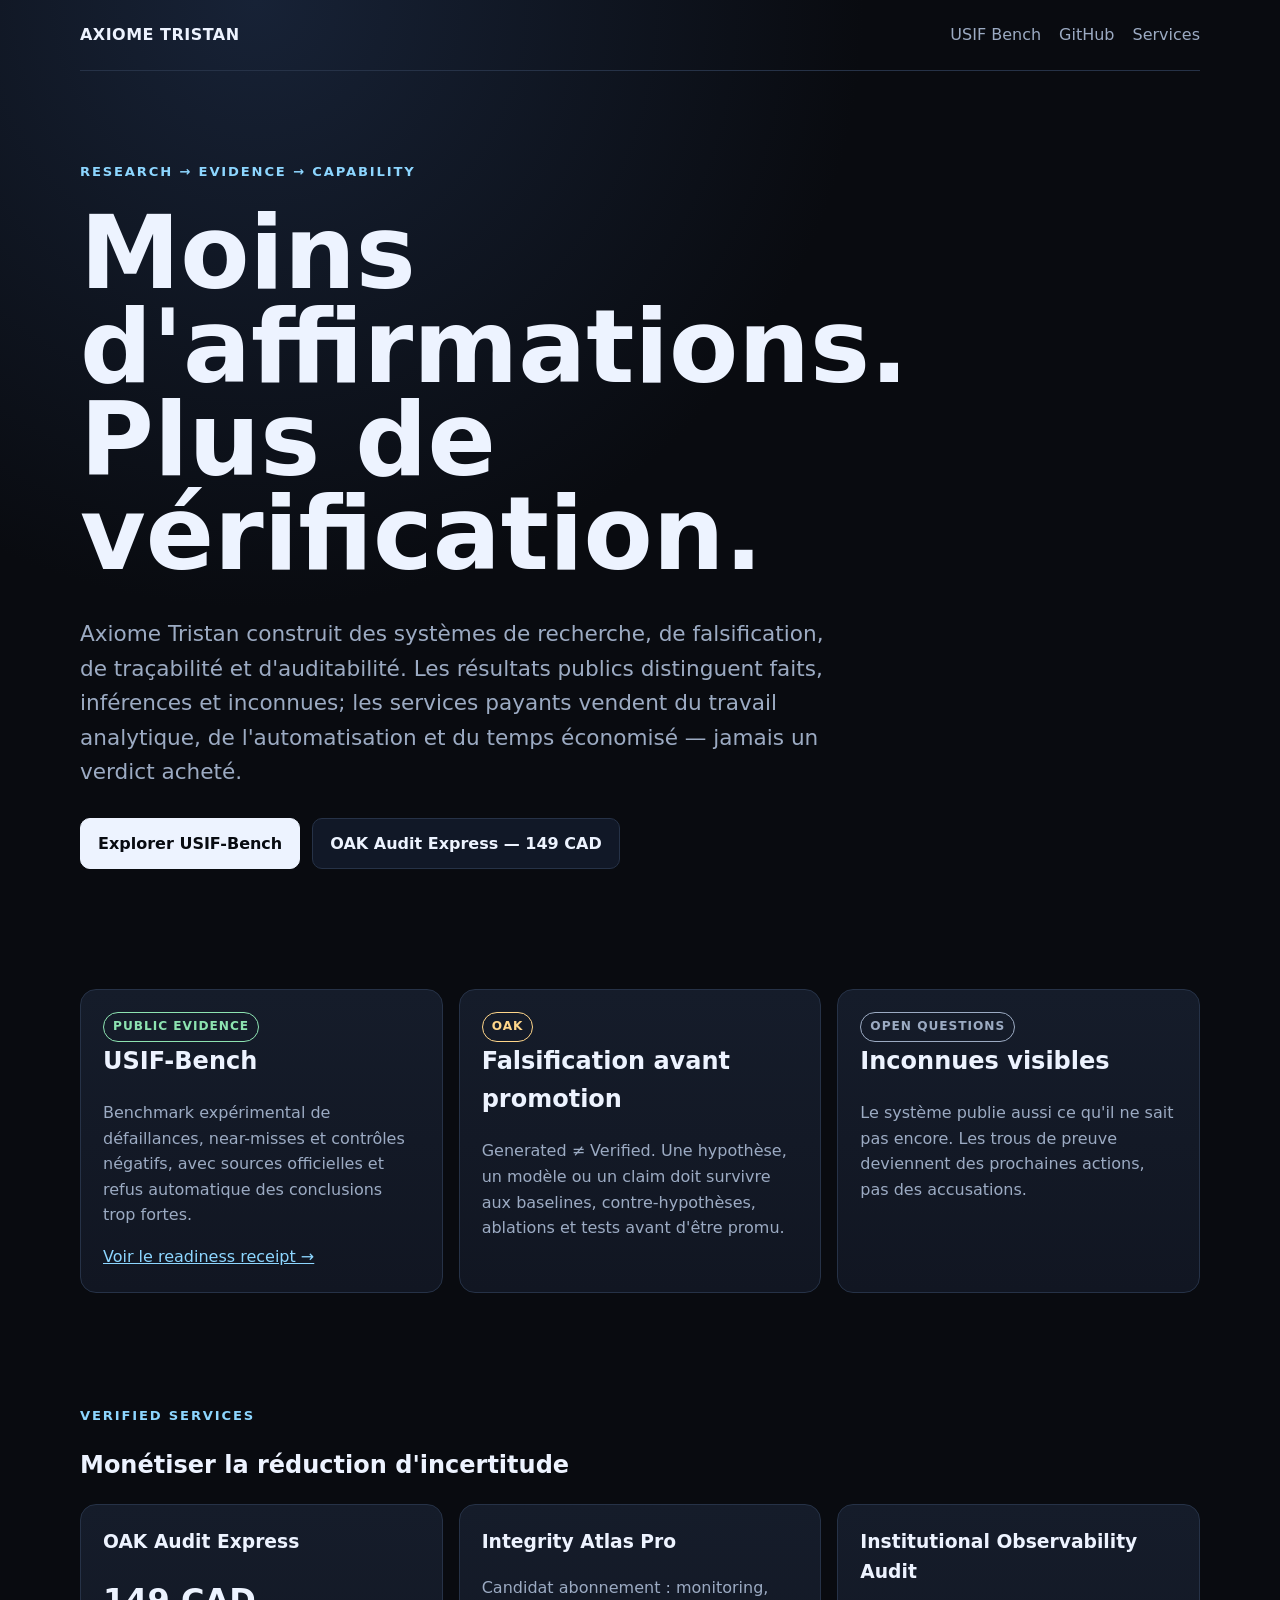
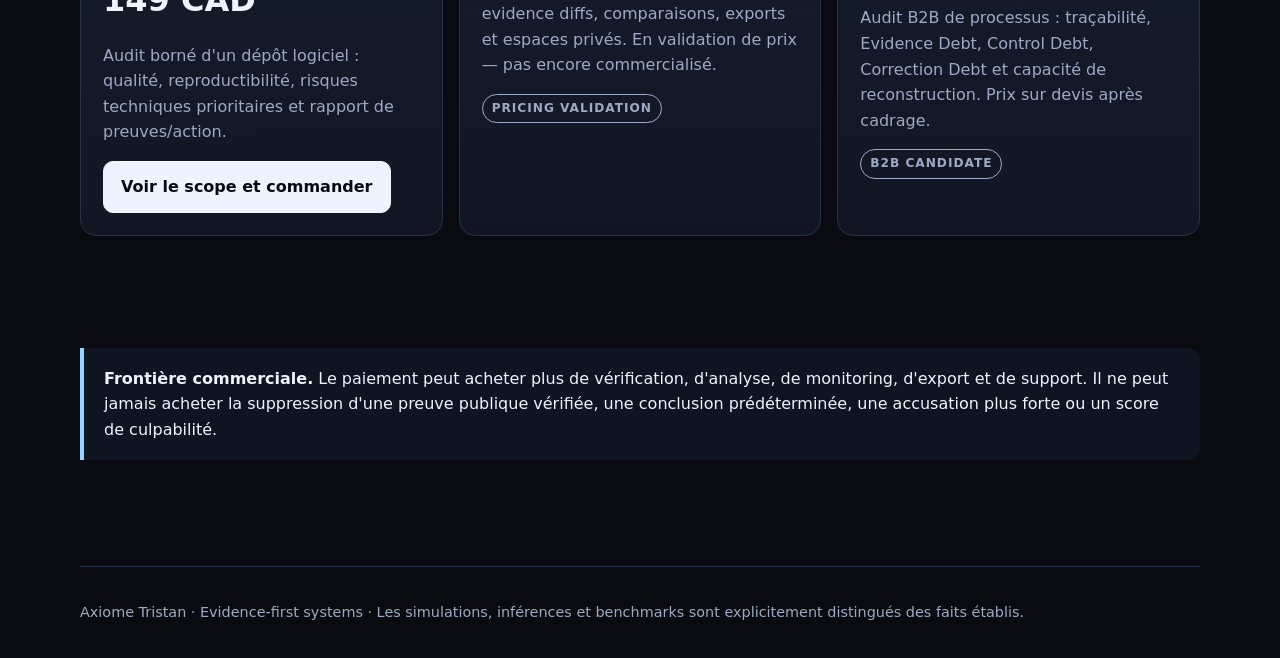
<file: index.html>
<!doctype html><html lang="fr"><head><meta charset="utf-8"><meta name="viewport" content="width=device-width,initial-scale=1"><title>Axiome Tristan — recherche, preuve, outils</title><meta name="description" content="Axiome Tristan transforme recherche, preuve et falsification en outils reproductibles."><link rel="stylesheet" href="/assets/site.css"></head><body><div class="wrap"><nav class="nav"><a class="brand" href="/">AXIOME TRISTAN</a><div class="navlinks"><a href="/integrity/usif-bench">USIF Bench</a><a href="https://github.com/Tristan-TM-Poly" rel="noreferrer">GitHub</a><a href="#services">Services</a></div></nav><main><header class="hero"><div class="eyebrow">Research → Evidence → Capability</div><h1>Moins d'affirmations. Plus de vérification.</h1><p class="lead">Axiome Tristan construit des systèmes de recherche, de falsification, de traçabilité et d'auditabilité. Les résultats publics distinguent faits, inférences et inconnues; les services payants vendent du travail analytique, de l'automatisation et du temps économisé — jamais un verdict acheté.</p><div class="actions"><a class="btn primary" href="/integrity/usif-bench">Explorer USIF-Bench</a><a class="btn secondary" href="/services/oak-audit-express">OAK Audit Express — 149 CAD</a></div></header><section><div class="grid"><article class="card"><div class="status fact">Public evidence</div><h2>USIF-Bench</h2><p class="muted">Benchmark expérimental de défaillances, near-misses et contrôles négatifs, avec sources officielles et refus automatique des conclusions trop fortes.</p><a href="/integrity/usif-bench">Voir le readiness receipt →</a></article><article class="card"><div class="status inference">OAK</div><h2>Falsification avant promotion</h2><p class="muted">Generated ≠ Verified. Une hypothèse, un modèle ou un claim doit survivre aux baselines, contre-hypothèses, ablations et tests avant d'être promu.</p></article><article class="card"><div class="status unknown">Open questions</div><h2>Inconnues visibles</h2><p class="muted">Le système publie aussi ce qu'il ne sait pas encore. Les trous de preuve deviennent des prochaines actions, pas des accusations.</p></article></div></section><section id="services"><div class="eyebrow">Verified services</div><h2>Monétiser la réduction d'incertitude</h2><div class="grid"><article class="card"><h3>OAK Audit Express</h3><div class="metric">149 CAD</div><p class="muted">Audit borné d'un dépôt logiciel : qualité, reproductibilité, risques techniques prioritaires et rapport de preuves/action.</p><a class="btn primary" href="/services/oak-audit-express">Voir le scope et commander</a></article><article class="card"><h3>Integrity Atlas Pro</h3><p class="muted">Candidat abonnement : monitoring, evidence diffs, comparaisons, exports et espaces privés. En validation de prix — pas encore commercialisé.</p><span class="status unknown">Pricing validation</span></article><article class="card"><h3>Institutional Observability Audit</h3><p class="muted">Audit B2B de processus : traçabilité, Evidence Debt, Control Debt, Correction Debt et capacité de reconstruction. Prix sur devis après cadrage.</p><span class="status unknown">B2B candidate</span></article></div></section><section><div class="callout"><strong>Frontière commerciale.</strong> Le paiement peut acheter plus de vérification, d'analyse, de monitoring, d'export et de support. Il ne peut jamais acheter la suppression d'une preuve publique vérifiée, une conclusion prédéterminée, une accusation plus forte ou un score de culpabilité.</div></section></main><footer class="footer">Axiome Tristan · Evidence-first systems · Les simulations, inférences et benchmarks sont explicitement distingués des faits établis.</footer></div></body></html>
</file>
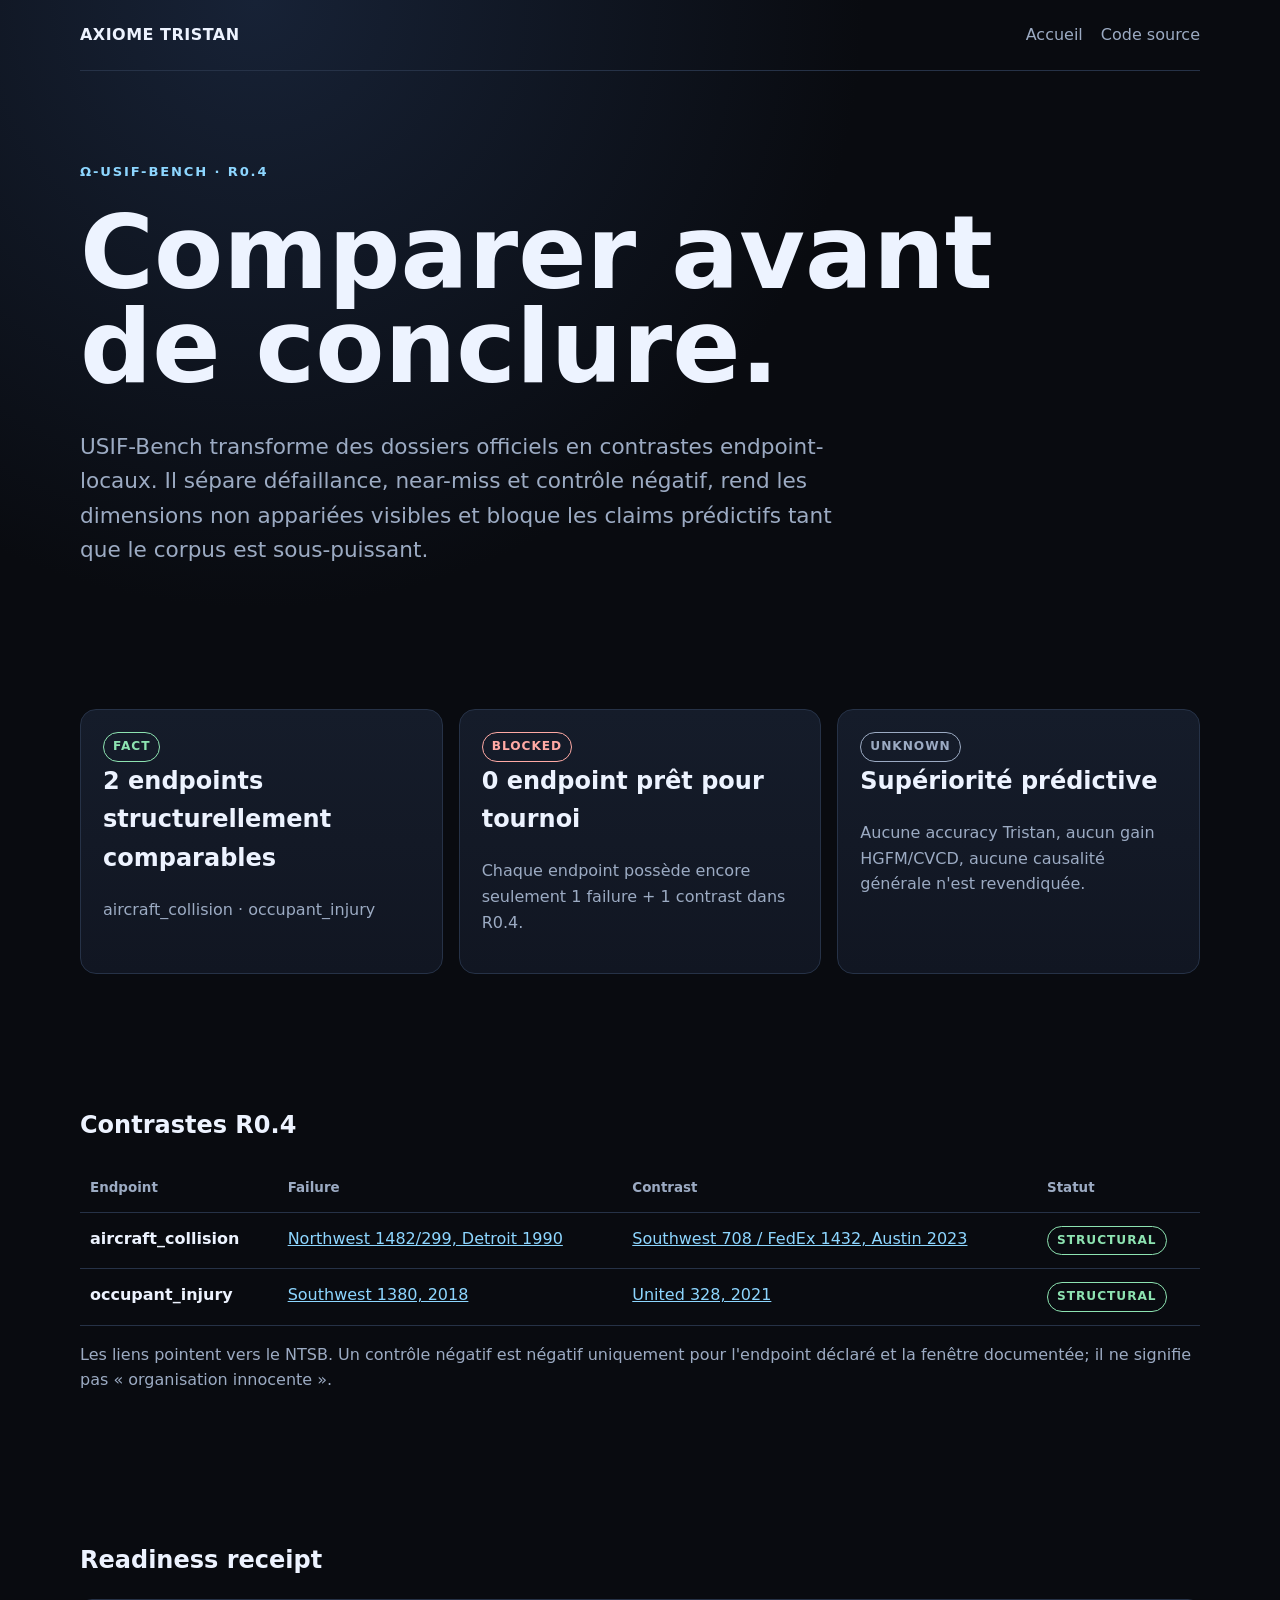
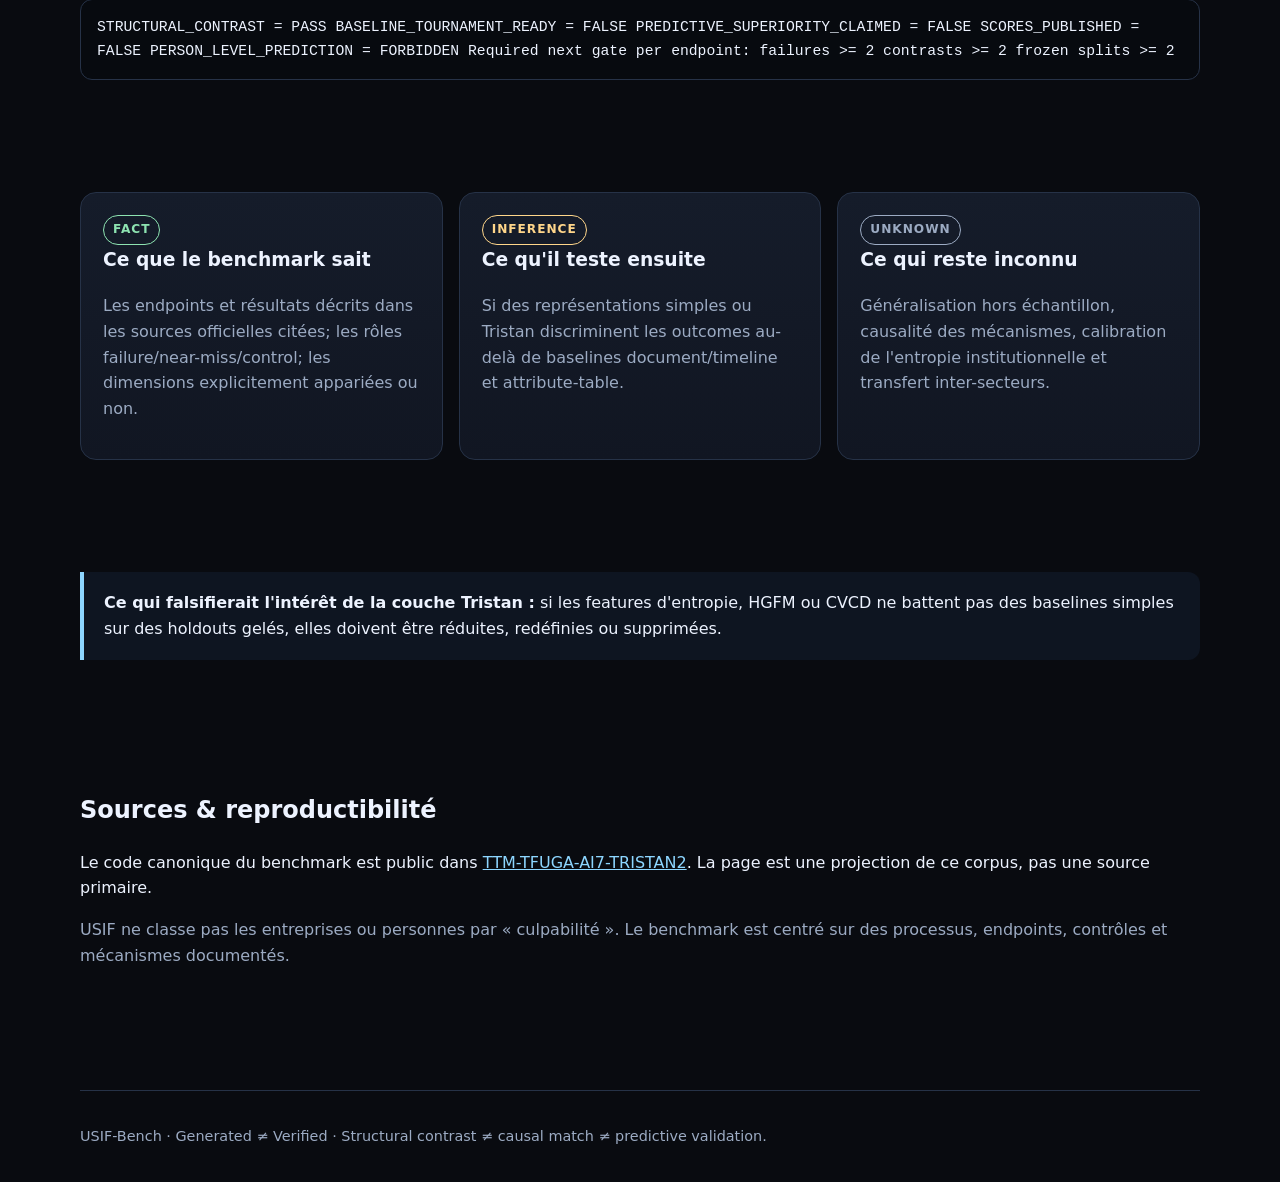
<file: integrity/usif-bench/index.html>
<!doctype html><html lang="fr"><head><meta charset="utf-8"><meta name="viewport" content="width=device-width,initial-scale=1"><title>USIF-Bench — Axiome Tristan</title><meta name="description" content="USIF-Bench: benchmark public de défaillances, near-misses et contrôles négatifs avec provenance officielle."><link rel="stylesheet" href="/assets/site.css"></head><body><div class="wrap"><nav class="nav"><a class="brand" href="/">AXIOME TRISTAN</a><div class="navlinks"><a href="/">Accueil</a><a href="https://github.com/Tristan-TM-Poly/TTM-TFUGA-AI7-TRISTAN2">Code source</a></div></nav><main><header class="hero"><div class="eyebrow">Ω-USIF-Bench · R0.4</div><h1>Comparer avant de conclure.</h1><p class="lead">USIF-Bench transforme des dossiers officiels en contrastes endpoint-locaux. Il sépare défaillance, near-miss et contrôle négatif, rend les dimensions non appariées visibles et bloque les claims prédictifs tant que le corpus est sous-puissant.</p></header><section><div class="grid"><article class="card"><span class="status fact">Fact</span><h2>2 endpoints structurellement comparables</h2><p class="muted">aircraft_collision · occupant_injury</p></article><article class="card"><span class="status blocked">Blocked</span><h2>0 endpoint prêt pour tournoi</h2><p class="muted">Chaque endpoint possède encore seulement 1 failure + 1 contrast dans R0.4.</p></article><article class="card"><span class="status unknown">Unknown</span><h2>Supériorité prédictive</h2><p class="muted">Aucune accuracy Tristan, aucun gain HGFM/CVCD, aucune causalité générale n'est revendiquée.</p></article></div></section><section><h2>Contrastes R0.4</h2><table class="table"><thead><tr><th>Endpoint</th><th>Failure</th><th>Contrast</th><th>Statut</th></tr></thead><tbody><tr><td><strong>aircraft_collision</strong></td><td><a href="https://www.ntsb.gov/investigations/Pages/DCA91MA010.aspx">Northwest 1482/299, Detroit 1990</a></td><td><a href="https://www.ntsb.gov/investigations/Pages/DCA23FA149.aspx">Southwest 708 / FedEx 1432, Austin 2023</a></td><td><span class="status fact">structural</span></td></tr><tr><td><strong>occupant_injury</strong></td><td><a href="https://www.ntsb.gov/investigations/Pages/DCA18MA142.aspx">Southwest 1380, 2018</a></td><td><a href="https://www.ntsb.gov/investigations/Pages/DCA21FA085.aspx">United 328, 2021</a></td><td><span class="status fact">structural</span></td></tr></tbody></table><p class="muted">Les liens pointent vers le NTSB. Un contrôle négatif est négatif uniquement pour l'endpoint déclaré et la fenêtre documentée; il ne signifie pas « organisation innocente ».</p></section><section><h2>Readiness receipt</h2><div class="proof">STRUCTURAL_CONTRAST = PASS
BASELINE_TOURNAMENT_READY = FALSE
PREDICTIVE_SUPERIORITY_CLAIMED = FALSE
SCORES_PUBLISHED = FALSE
PERSON_LEVEL_PREDICTION = FORBIDDEN

Required next gate per endpoint:
  failures >= 2
  contrasts >= 2
  frozen splits >= 2</div></section><section><div class="grid"><article class="card"><span class="status fact">Fact</span><h3>Ce que le benchmark sait</h3><p class="muted">Les endpoints et résultats décrits dans les sources officielles citées; les rôles failure/near-miss/control; les dimensions explicitement appariées ou non.</p></article><article class="card"><span class="status inference">Inference</span><h3>Ce qu'il teste ensuite</h3><p class="muted">Si des représentations simples ou Tristan discriminent les outcomes au-delà de baselines document/timeline et attribute-table.</p></article><article class="card"><span class="status unknown">Unknown</span><h3>Ce qui reste inconnu</h3><p class="muted">Généralisation hors échantillon, causalité des mécanismes, calibration de l'entropie institutionnelle et transfert inter-secteurs.</p></article></div></section><section><div class="callout"><strong>Ce qui falsifierait l'intérêt de la couche Tristan :</strong> si les features d'entropie, HGFM ou CVCD ne battent pas des baselines simples sur des holdouts gelés, elles doivent être réduites, redéfinies ou supprimées.</div></section><section><h2>Sources & reproductibilité</h2><p>Le code canonique du benchmark est public dans <a href="https://github.com/Tristan-TM-Poly/TTM-TFUGA-AI7-TRISTAN2">TTM-TFUGA-AI7-TRISTAN2</a>. La page est une projection de ce corpus, pas une source primaire.</p><p class="muted">USIF ne classe pas les entreprises ou personnes par « culpabilité ». Le benchmark est centré sur des processus, endpoints, contrôles et mécanismes documentés.</p></section></main><footer class="footer">USIF-Bench · Generated ≠ Verified · Structural contrast ≠ causal match ≠ predictive validation.</footer></div></body></html>
</file>
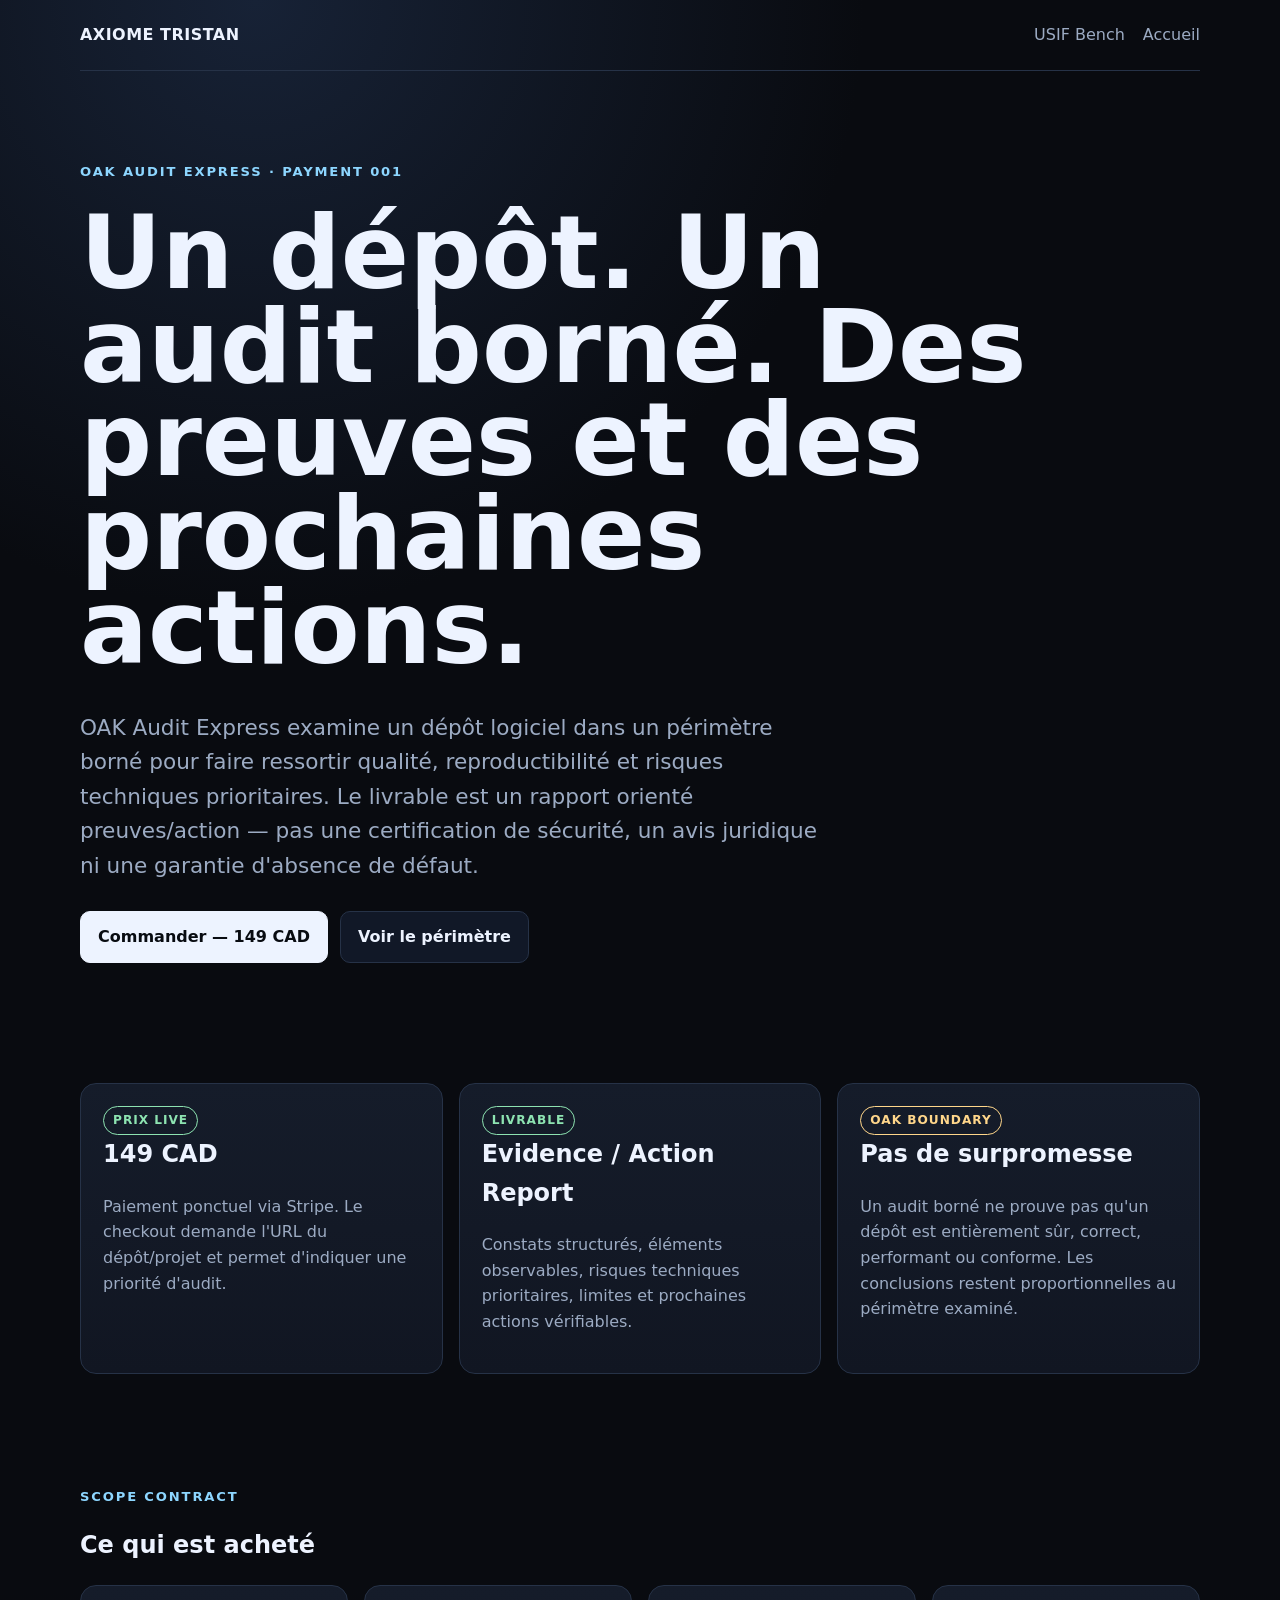
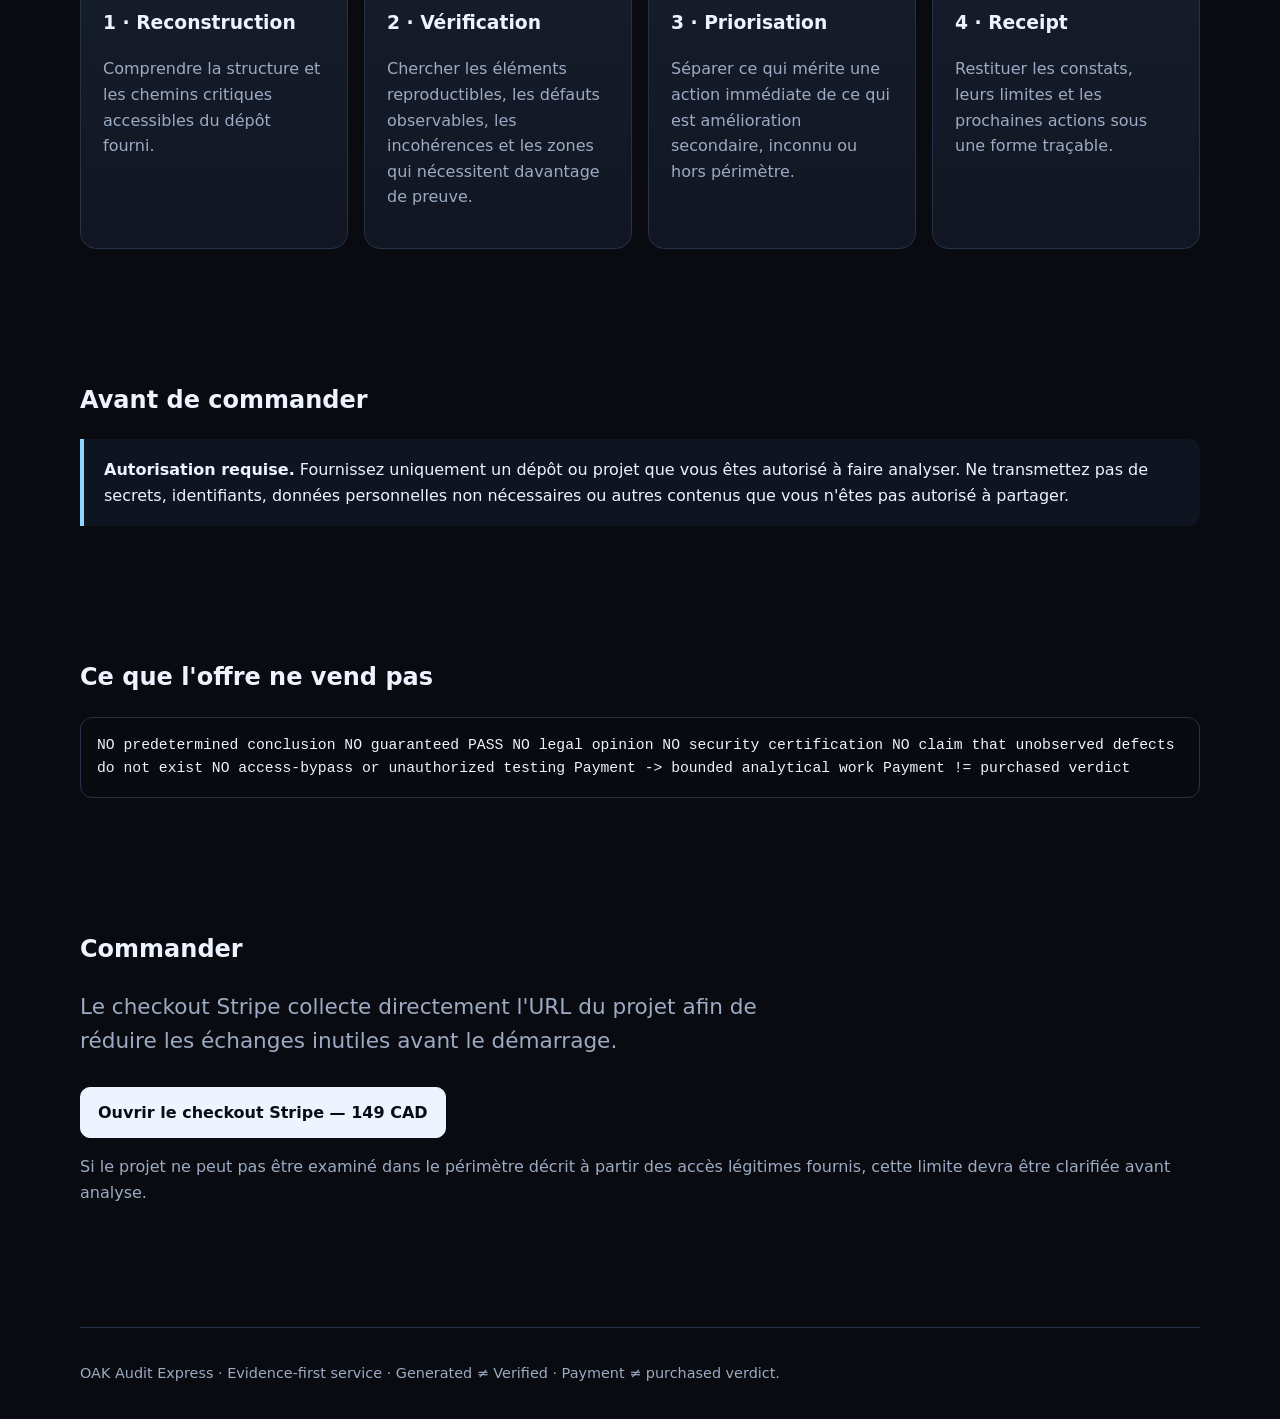
<file: services/oak-audit-express/index.html>
<!doctype html><html lang="fr"><head><meta charset="utf-8"><meta name="viewport" content="width=device-width,initial-scale=1"><title>OAK Audit Express — Axiome Tristan</title><meta name="description" content="Audit borné d'un dépôt logiciel : qualité, reproductibilité, risques techniques prioritaires et rapport de preuves/action. 149 CAD."><link rel="stylesheet" href="/assets/site.css"></head><body><div class="wrap"><nav class="nav"><a class="brand" href="/">AXIOME TRISTAN</a><div class="navlinks"><a href="/integrity/usif-bench">USIF Bench</a><a href="/">Accueil</a></div></nav><main><header class="hero"><div class="eyebrow">OAK Audit Express · Payment 001</div><h1>Un dépôt. Un audit borné. Des preuves et des prochaines actions.</h1><p class="lead">OAK Audit Express examine un dépôt logiciel dans un périmètre borné pour faire ressortir qualité, reproductibilité et risques techniques prioritaires. Le livrable est un rapport orienté preuves/action — pas une certification de sécurité, un avis juridique ni une garantie d'absence de défaut.</p><div class="actions"><a class="btn primary" href="https://buy.stripe.com/8x2aEX6GEcVkdwz2qY83C00">Commander — 149 CAD</a><a class="btn secondary" href="#scope">Voir le périmètre</a></div></header><section><div class="grid"><article class="card"><span class="status fact">Prix live</span><h2>149 CAD</h2><p class="muted">Paiement ponctuel via Stripe. Le checkout demande l'URL du dépôt/projet et permet d'indiquer une priorité d'audit.</p></article><article class="card"><span class="status fact">Livrable</span><h2>Evidence / Action Report</h2><p class="muted">Constats structurés, éléments observables, risques techniques prioritaires, limites et prochaines actions vérifiables.</p></article><article class="card"><span class="status inference">OAK boundary</span><h2>Pas de surpromesse</h2><p class="muted">Un audit borné ne prouve pas qu'un dépôt est entièrement sûr, correct, performant ou conforme. Les conclusions restent proportionnelles au périmètre examiné.</p></article></div></section><section id="scope"><div class="eyebrow">Scope contract</div><h2>Ce qui est acheté</h2><div class="grid"><article class="card"><h3>1 · Reconstruction</h3><p class="muted">Comprendre la structure et les chemins critiques accessibles du dépôt fourni.</p></article><article class="card"><h3>2 · Vérification</h3><p class="muted">Chercher les éléments reproductibles, les défauts observables, les incohérences et les zones qui nécessitent davantage de preuve.</p></article><article class="card"><h3>3 · Priorisation</h3><p class="muted">Séparer ce qui mérite une action immédiate de ce qui est amélioration secondaire, inconnu ou hors périmètre.</p></article><article class="card"><h3>4 · Receipt</h3><p class="muted">Restituer les constats, leurs limites et les prochaines actions sous une forme traçable.</p></article></div></section><section><h2>Avant de commander</h2><div class="callout"><strong>Autorisation requise.</strong> Fournissez uniquement un dépôt ou projet que vous êtes autorisé à faire analyser. Ne transmettez pas de secrets, identifiants, données personnelles non nécessaires ou autres contenus que vous n'êtes pas autorisé à partager.</div></section><section><h2>Ce que l'offre ne vend pas</h2><div class="proof">NO predetermined conclusion
NO guaranteed PASS
NO legal opinion
NO security certification
NO claim that unobserved defects do not exist
NO access-bypass or unauthorized testing

Payment -> bounded analytical work
Payment != purchased verdict</div></section><section><h2>Commander</h2><p class="lead">Le checkout Stripe collecte directement l'URL du projet afin de réduire les échanges inutiles avant le démarrage.</p><div class="actions"><a class="btn primary" href="https://buy.stripe.com/8x2aEX6GEcVkdwz2qY83C00">Ouvrir le checkout Stripe — 149 CAD</a></div><p class="muted">Si le projet ne peut pas être examiné dans le périmètre décrit à partir des accès légitimes fournis, cette limite devra être clarifiée avant analyse.</p></section></main><footer class="footer">OAK Audit Express · Evidence-first service · Generated ≠ Verified · Payment ≠ purchased verdict.</footer></div></body></html>
</file>
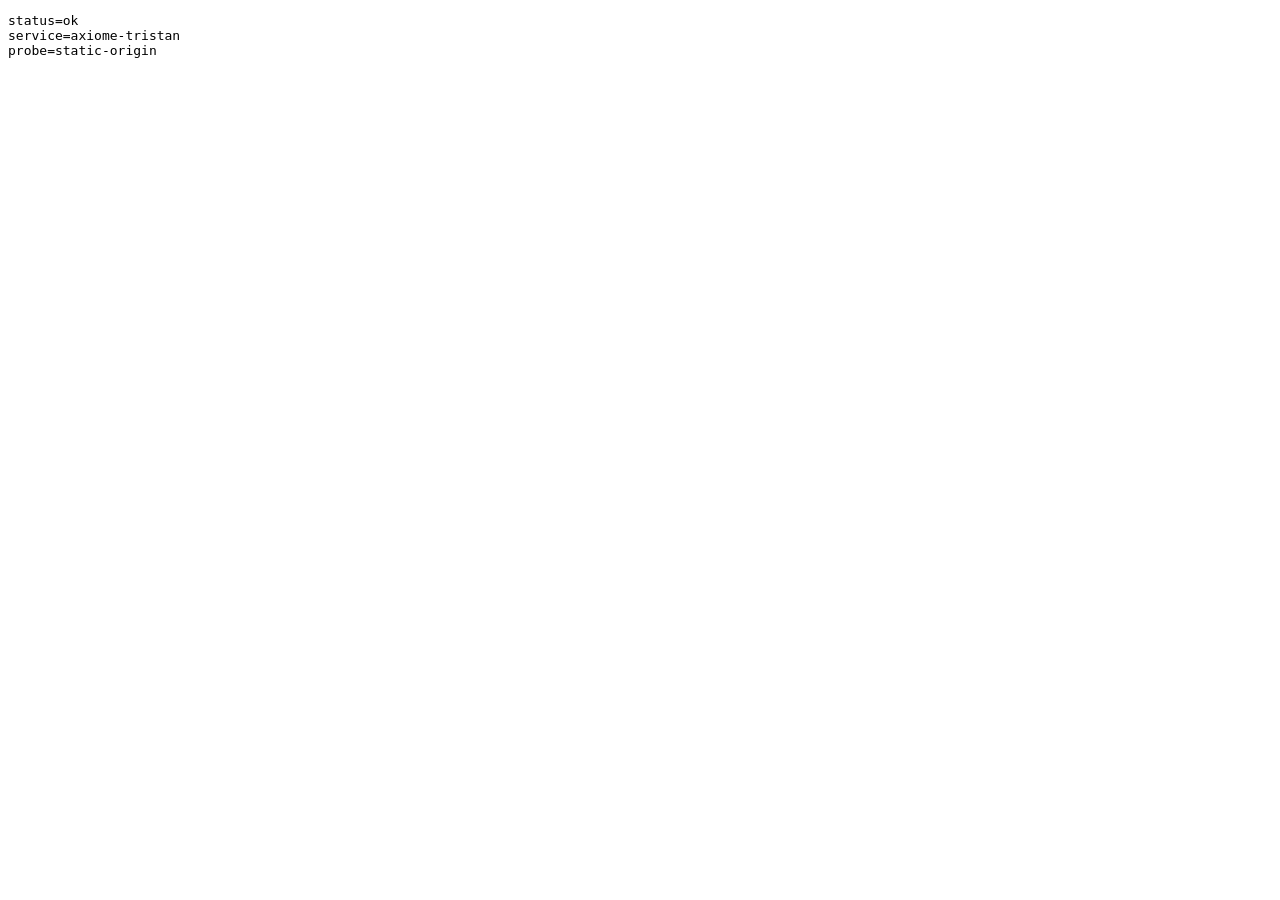
<file: healthz.html>
<!doctype html>
<html lang="en">
<head>
  <meta charset="utf-8">
  <meta name="robots" content="noindex,nofollow">
  <title>Axiome Tristan health</title>
</head>
<body>
  <pre>status=ok
service=axiome-tristan
probe=static-origin
</pre>
</body>
</html>
</file>
<file: assets/site.css>
:root{color-scheme:dark;--bg:#090b10;--panel:#111622;--panel2:#151c2a;--text:#edf3ff;--muted:#9cabc3;--line:#263247;--accent:#8dd6ff;--good:#8de3b1;--warn:#ffd68a;--bad:#ffaaa5;--max:1120px}*{box-sizing:border-box}html{scroll-behavior:smooth}body{margin:0;background:radial-gradient(circle at 20% 0%,#172236 0,#090b10 38rem);color:var(--text);font-family:Inter,ui-sans-serif,system-ui,-apple-system,BlinkMacSystemFont,"Segoe UI",sans-serif;line-height:1.6}a{color:var(--accent)}.wrap{width:min(var(--max),calc(100% - 32px));margin:auto}.nav{display:flex;justify-content:space-between;gap:20px;align-items:center;padding:22px 0;border-bottom:1px solid var(--line)}.brand{font-weight:800;letter-spacing:.03em;color:var(--text);text-decoration:none}.navlinks{display:flex;gap:18px;flex-wrap:wrap}.navlinks a{color:var(--muted);text-decoration:none}.hero{padding:90px 0 64px}.eyebrow{font-size:.82rem;text-transform:uppercase;letter-spacing:.14em;color:var(--accent);font-weight:800}.hero h1{font-size:clamp(2.8rem,8vw,6.3rem);line-height:.93;margin:.25em 0 .35em;max-width:950px}.lead{font-size:clamp(1.05rem,2vw,1.35rem);max-width:760px;color:var(--muted)}.actions{display:flex;gap:12px;flex-wrap:wrap;margin-top:28px}.btn{display:inline-flex;align-items:center;justify-content:center;padding:12px 17px;border-radius:10px;border:1px solid var(--line);font-weight:750;text-decoration:none}.btn.primary{background:var(--text);color:#080b11;border-color:var(--text)}.btn.secondary{background:#111827;color:var(--text)}section{padding:56px 0}.grid{display:grid;grid-template-columns:repeat(auto-fit,minmax(250px,1fr));gap:16px}.card{background:linear-gradient(180deg,var(--panel2),var(--panel));border:1px solid var(--line);border-radius:16px;padding:22px}.card h2,.card h3{margin-top:0}.muted{color:var(--muted)}.metric{font-size:2rem;font-weight:850}.status{display:inline-flex;padding:4px 9px;border:1px solid currentColor;border-radius:999px;font-size:.76rem;font-weight:850;letter-spacing:.08em;text-transform:uppercase}.fact{color:var(--good)}.inference{color:var(--warn)}.unknown{color:var(--muted)}.blocked{color:var(--bad)}.table{width:100%;border-collapse:collapse}.table th,.table td{padding:13px 10px;border-bottom:1px solid var(--line);vertical-align:top;text-align:left}.table th{color:var(--muted);font-size:.84rem}.callout{border-left:4px solid var(--accent);background:#0e1521;padding:18px 20px;border-radius:0 12px 12px 0}.proof{font-family:ui-monospace,SFMono-Regular,Menlo,monospace;font-size:.92rem;background:#070a0f;border:1px solid var(--line);padding:16px;border-radius:12px;overflow:auto}.footer{margin-top:50px;padding:34px 0;border-top:1px solid var(--line);color:var(--muted);font-size:.9rem}@media(max-width:650px){.nav{align-items:flex-start;flex-direction:column}.hero{padding-top:62px}.table{font-size:.9rem}.table th:nth-child(3),.table td:nth-child(3){display:none}}
</file>
